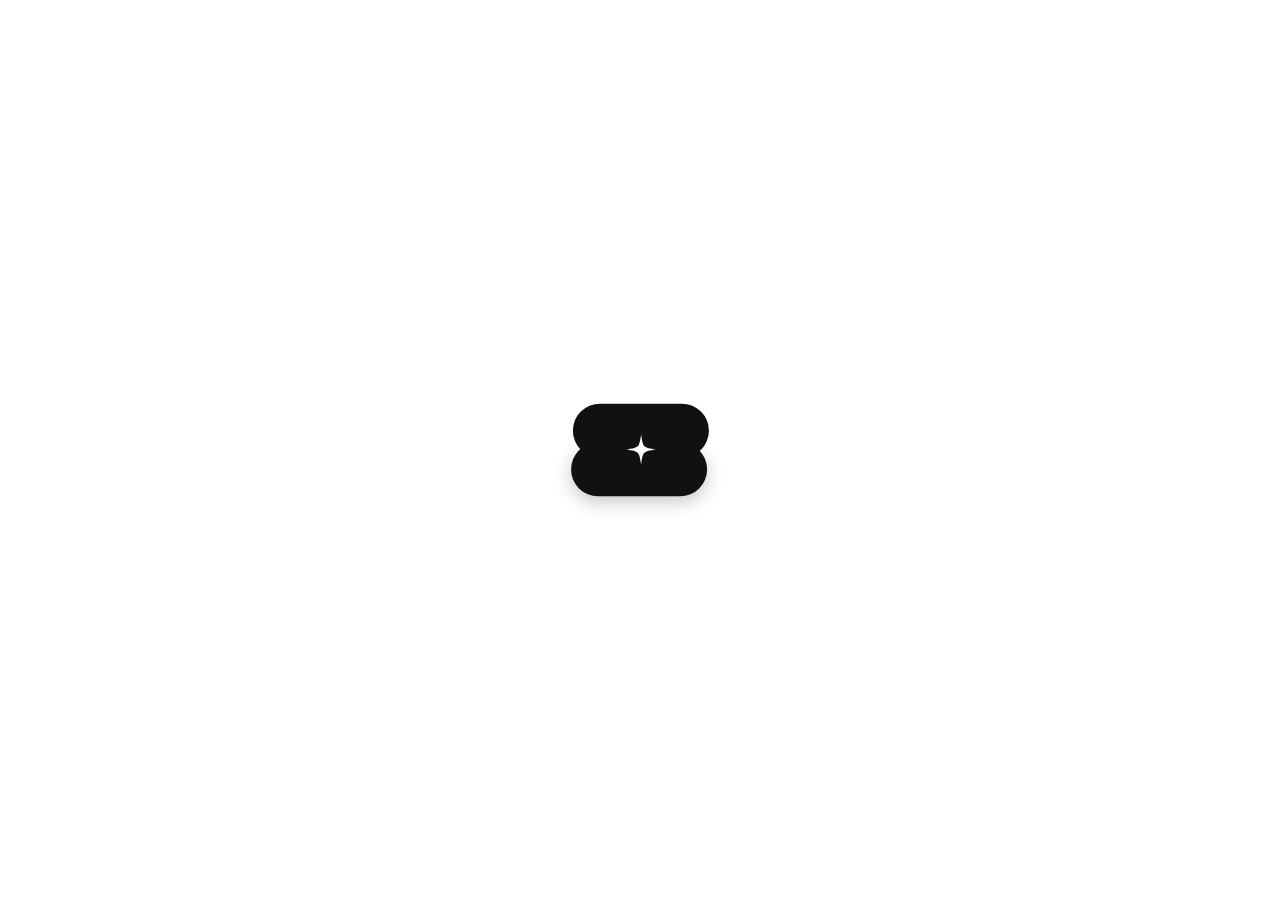
<file: loader.html>
<!DOCTYPE html>
<html lang="en">
<head>
<meta charset="UTF-8">
<meta name="viewport" content="width=device-width, initial-scale=1.0">
<title>Sudar – Loading</title>
<style>
  * { margin: 0; padding: 0; box-sizing: border-box; }
  body {
    background: #ffffff;
    display: flex;
    justify-content: center;
    align-items: center;
    min-height: 100vh;
  }
  canvas { display: block; }
</style>
</head>
<body>
<canvas id="c" width="280" height="180"></canvas>
<script>
const cv = document.getElementById('c');
const cx = cv.getContext('2d');
const W = cv.width, H = cv.height, MX = W/2, MY = H/2;

function easeInOutCubic(t) {
  return t < 0.5 ? 4*t*t*t : 1 - Math.pow(-2*t + 2, 3) / 2;
}
function easeInOutQuint(t) {
  return t < 0.5 ? 16 * t * t * t * t * t : 1 - Math.pow(-2 * t + 2, 5) / 2;
}
function lerp(a, b, t) { return a + (b - a) * t; }
function clamp(t) { return Math.max(0, Math.min(1, t)); }

function pill(pcx, pcy, pw, ph, pr, pa, withShadow) {
  if (pa <= 0.001) return;
  cx.save();
  cx.globalAlpha = pa;
  if (withShadow) {
    cx.shadowColor = 'rgba(0,0,0,0.22)';
    cx.shadowBlur = 18;
    cx.shadowOffsetY = 6;
  }
  cx.translate(pcx, pcy);
  const x = -pw/2, y = -ph/2;
  const r = Math.min(pr, pw/2, ph/2);
  cx.beginPath();
  cx.moveTo(x + r, y);
  cx.lineTo(x + pw - r, y);
  cx.arcTo(x+pw, y,   x+pw, y+r,   r);
  cx.lineTo(x + pw, y + ph - r);
  cx.arcTo(x+pw, y+ph, x+pw-r, y+ph, r);
  cx.lineTo(x + r, y + ph);
  cx.arcTo(x, y+ph, x, y+ph-r, r);
  cx.lineTo(x, y + r);
  cx.arcTo(x, y, x+r, y, r);
  cx.closePath();
  cx.fillStyle = '#111111';
  cx.fill();
  cx.restore();
}

function aiStar(scx, scy, sz, sa) {
  if (sa <= 0.001) return;
  cx.save();
  cx.globalAlpha = sa;
  cx.translate(scx, scy);
  const r = sz, c = r * 0.13;
  cx.beginPath();
  cx.moveTo(0, -r);
  cx.bezierCurveTo( c, -c,  c, -c,  r,  0);
  cx.bezierCurveTo( c,  c,  c,  c,  0,  r);
  cx.bezierCurveTo(-c,  c, -c,  c, -r,  0);
  cx.bezierCurveTo(-c, -c, -c, -c,  0, -r);
  cx.closePath();
  cx.fillStyle = '#ffffff';
  cx.fill();
  cx.restore();
}

function playBtn(pcx, pcy, sz, pa) {
  if (pa <= 0.001) return;
  cx.save();
  cx.globalAlpha = pa;
  cx.translate(pcx, pcy);
  cx.beginPath();
  cx.moveTo(-sz * 0.36, -sz * 0.50);
  cx.lineTo( sz * 0.62,  0);
  cx.lineTo(-sz * 0.36,  sz * 0.50);
  cx.closePath();
  cx.fillStyle = '#ffffff';
  cx.fill();
  cx.restore();
}

const KF = {
  s1: {
    p1:   { x: MX+20,  y: MY-27, w:136, h:54, rx:27, a:1 },
    p2:   { x: MX-20,  y: MY+27, w:136, h:54, rx:27, a:1 },
    star: { sz:15, a:1 },
    play: { sz:22, a:0 }
  },
  s2: {
    p1:   { x: MX,     y: MY-19, w:136, h:54, rx:27, a:1 },
    p2:   { x: MX,     y: MY+19, w:136, h:54, rx:27, a:1 },
    star: { sz:15, a:1 },
    play: { sz:22, a:0 }
  },
  s3: {
    p1:   { x: MX,     y: MY,    w:150, h:80, rx:40, a:1 },
    p2:   { x: MX,     y: MY,    w:150, h:80, rx:40, a:0 },
    star: { sz:15, a:1 },
    play: { sz:22, a:0 }
  },
  s4: {
    p1:   { x: MX,     y: MY,    w:160, h:98, rx:20, a:1 },
    p2:   { x: MX,     y: MY,    w:160, h:98, rx:20, a:0 },
    star: { sz:15, a:0 },
    play: { sz:22, a:1 }
  }
};

function interp(A, B, t, posEase, sizeEase) {
  posEase  = posEase  || easeInOutCubic;
  sizeEase = sizeEase || easeInOutCubic;
  const pe = posEase(clamp(t));
  const se = sizeEase(clamp(t));
  const ae = easeInOutCubic(clamp(t));
  const ip = (a, b, e) => lerp(a, b, e);
  return {
    p1:   { x:  ip(A.p1.x,  B.p1.x,  pe),
            y:  ip(A.p1.y,  B.p1.y,  pe),
            w:  ip(A.p1.w,  B.p1.w,  se),
            h:  ip(A.p1.h,  B.p1.h,  se),
            rx: ip(A.p1.rx, B.p1.rx, se),
            a:  ip(A.p1.a,  B.p1.a,  ae) },
    p2:   { x:  ip(A.p2.x,  B.p2.x,  pe),
            y:  ip(A.p2.y,  B.p2.y,  pe),
            w:  ip(A.p2.w,  B.p2.w,  se),
            h:  ip(A.p2.h,  B.p2.h,  se),
            rx: ip(A.p2.rx, B.p2.rx, se),
            a:  ip(A.p2.a,  B.p2.a,  ae) },
    star: { sz: ip(A.star.sz, B.star.sz, se), a: ip(A.star.a,  B.star.a,  ae) },
    play: { sz: ip(A.play.sz, B.play.sz, se), a: ip(A.play.a,  B.play.a,  ae) }
  };
}

const LOOP = 6400;
const TL = [
  [0,    750,  's1','s1', easeInOutCubic,  easeInOutCubic],
  [750,  1450, 's1','s2', easeInOutQuint,  easeInOutQuint],
  [1450, 1950, 's2','s2', easeInOutCubic,  easeInOutCubic],
  [1950, 2650, 's2','s3', easeInOutQuint,  easeInOutQuint],
  [2650, 3150, 's3','s3', easeInOutCubic,  easeInOutCubic],
  [3150, 3850, 's3','s4', easeInOutQuint,  easeInOutQuint],
  [3850, 4650, 's4','s4', easeInOutCubic,  easeInOutCubic],
  [4650, 5250, 's4','s3', easeInOutQuint,  easeInOutQuint],
  [5250, 5750, 's3','s2', easeInOutQuint,  easeInOutQuint],
  [5750, 6400, 's2','s1', easeInOutQuint,  easeInOutQuint],
];

let t0 = null;

function frame(ts) {
  if (!t0) t0 = ts;
  const ms = (ts - t0) % LOOP;

  let seg = TL[TL.length - 1];
  for (const s of TL) { if (ms >= s[0] && ms < s[1]) { seg = s; break; } }
  const [ss, se, sf, st, pe, sze] = seg;
  const prog = clamp((ms - ss) / (se - ss));
  const state = interp(KF[sf], KF[st], prog, pe, sze);

  const bobX = 1.4 * Math.sin(ts * 0.00175);
  const bobY = 1.2 * Math.cos(ts * 0.00155);

  cx.clearRect(0, 0, W, H);

  pill(state.p2.x, state.p2.y, state.p2.w, state.p2.h, state.p2.rx, state.p2.a, true);
  pill(state.p1.x, state.p1.y, state.p1.w, state.p1.h, state.p1.rx, state.p1.a, false);
  aiStar(MX + bobX, MY + bobY, state.star.sz, state.star.a);
  playBtn(MX, MY, state.play.sz, state.play.a);

  requestAnimationFrame(frame);
}
requestAnimationFrame(frame);
</script>
</body>
</html>
</file>
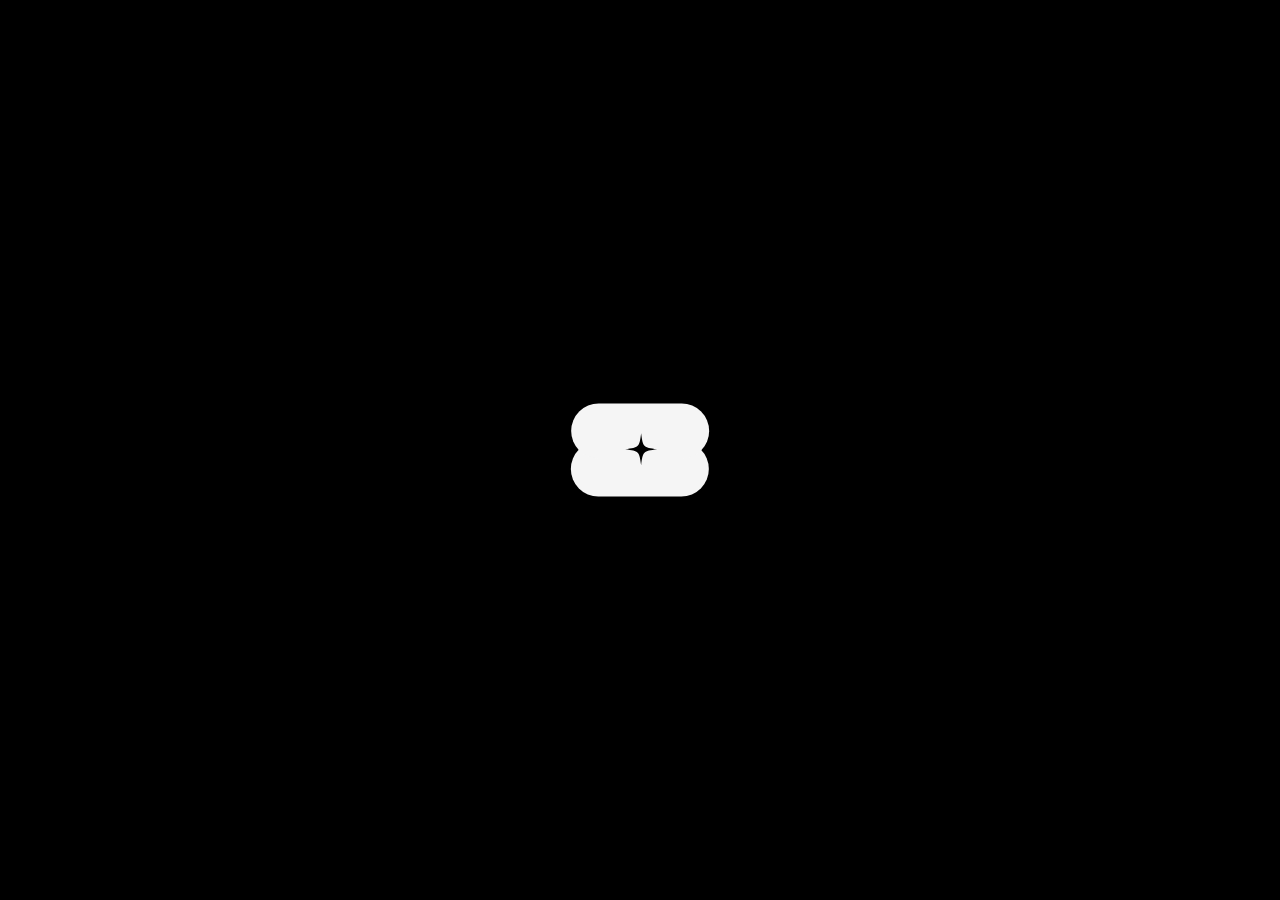
<file: sudar_loading_v3.html>
<!DOCTYPE html>
<html lang="en">
<head>
<meta charset="UTF-8">
<meta name="viewport" content="width=device-width, initial-scale=1.0">
<title>Sudar</title>
<style>
  * { margin: 0; padding: 0; box-sizing: border-box; }
  body {
    background: #000000;
    display: flex;
    justify-content: center;
    align-items: center;
    min-height: 100vh;
  }
  canvas { display: block; }
</style>
</head>
<body>
<canvas id="c" width="300" height="200"></canvas>
<script>
const cv = document.getElementById('c');
const cx = cv.getContext('2d');
const W = cv.width, H = cv.height, MX = W/2, MY = H/2;

// ── Easings ─────────────────────────────────────────────────────────
const easeInOutCubic = t => t<.5 ? 4*t*t*t : 1-Math.pow(-2*t+2,3)/2;
/** Smooth motion-graphics style (no overshoot) */
const easeInOutQuint = t =>
  t < 0.5 ? 16 * t * t * t * t * t : 1 - Math.pow(-2 * t + 2, 5) / 2;
const lerp = (a,b,t) => a+(b-a)*t;
const clamp = t => Math.max(0,Math.min(1,t));

// ── Pill (light) — reads on dark overlay / black bg ───────────────────
// withShadow: bottom pill only; top pill stays crisp (no drop shadow)
function drawPill(px,py,pw,ph,pr,pa,withShadow) {
  if (pa <= 0.004) return;
  cx.save();
  cx.globalAlpha = pa;
  if (withShadow) {
    cx.shadowColor = 'rgba(0,0,0,0.45)';
    cx.shadowBlur  = 28;
    cx.shadowOffsetY = 10;
  }
  cx.translate(px, py);
  const r = Math.min(pr, pw/2, ph/2);
  const x = -pw/2, y = -ph/2;
  cx.beginPath();
  cx.moveTo(x+r, y);
  cx.lineTo(x+pw-r, y);  cx.arcTo(x+pw,y,   x+pw,y+r,   r);
  cx.lineTo(x+pw,y+ph-r);cx.arcTo(x+pw,y+ph,x+pw-r,y+ph,r);
  cx.lineTo(x+r,y+ph);   cx.arcTo(x,y+ph,   x,y+ph-r,   r);
  cx.lineTo(x,y+r);      cx.arcTo(x,y,      x+r,y,      r);
  cx.closePath();
  cx.fillStyle = '#f5f5f5';
  cx.fill();
  cx.restore();
}

// ── AI Sparkle Star (dark) — position-only drift (X/Y), no rotation/scale ─
function drawAIStar(sx,sy,sz,sa) {
  if (sa <= 0.004) return;
  cx.save();
  cx.globalAlpha = sa;
  cx.translate(sx, sy);
  cx.shadowColor = 'rgba(255,255,255,0.2)';
  cx.shadowBlur  = 8;
  const r = sz, c = r * 0.12;
  cx.beginPath();
  cx.moveTo(0,-r);
  cx.bezierCurveTo( c,-c,  c,-c,  r, 0);
  cx.bezierCurveTo( c, c,  c, c,  0, r);
  cx.bezierCurveTo(-c, c, -c, c, -r, 0);
  cx.bezierCurveTo(-c,-c, -c,-c,  0,-r);
  cx.closePath();
  cx.fillStyle = '#000000';
  cx.fill();
  cx.restore();
}

// ── Play Button ──────────────────────────────────────────────────────
function drawPlay(px,py,sz,pa) {
  if (pa <= 0.004) return;
  cx.save();
  cx.globalAlpha = pa;
  cx.translate(px, py);
  cx.beginPath();
  cx.moveTo(-sz*0.36, -sz*0.50);
  cx.lineTo( sz*0.62,  0);
  cx.lineTo(-sz*0.36,  sz*0.50);
  cx.closePath();
  cx.fillStyle = '#000000';
  cx.fill();
  cx.restore();
}

// ── Keyframes ─────────────────────────────────────────────────────────
// S = top pill offset RIGHT, bottom pill offset LEFT
const KF = {
  s1: { p1:{x:MX+22,y:MY-28,w:138,h:55,rx:27.5,a:1},
        p2:{x:MX-22,y:MY+28,w:138,h:55,rx:27.5,a:1},
        star:{sz:16,a:1}, play:{sz:24,a:0} },
  s2: { p1:{x:MX,y:MY-19,w:138,h:55,rx:27.5,a:1},
        p2:{x:MX,y:MY+19,w:138,h:55,rx:27.5,a:1},
        star:{sz:16,a:1}, play:{sz:24,a:0} },
  s3: { p1:{x:MX,y:MY,w:152,h:82,rx:41,a:1},
        p2:{x:MX,y:MY,w:152,h:82,rx:41,a:0},
        star:{sz:16,a:1}, play:{sz:24,a:0} },
  s4: { p1:{x:MX,y:MY,w:162,h:100,rx:20,a:1},
        p2:{x:MX,y:MY,w:162,h:100,rx:20,a:0},
        star:{sz:16,a:0}, play:{sz:24,a:1} }
};

function iKF(A, B, t, posE, szE) {
  posE = posE||easeInOutCubic; szE = szE||easeInOutCubic;
  const pe = posE(clamp(t)), se = szE(clamp(t)), ae = easeInOutCubic(clamp(t));
  const lp=(a,b,e)=>lerp(a,b,e);
  return {
    p1:{x:lp(A.p1.x,B.p1.x,pe),y:lp(A.p1.y,B.p1.y,pe),
        w:lp(A.p1.w,B.p1.w,se),h:lp(A.p1.h,B.p1.h,se),
        rx:lp(A.p1.rx,B.p1.rx,se),a:lp(A.p1.a,B.p1.a,ae)},
    p2:{x:lp(A.p2.x,B.p2.x,pe),y:lp(A.p2.y,B.p2.y,pe),
        w:lp(A.p2.w,B.p2.w,se),h:lp(A.p2.h,B.p2.h,se),
        rx:lp(A.p2.rx,B.p2.rx,se),a:lp(A.p2.a,B.p2.a,ae)},
    star:{sz:lp(A.star.sz,B.star.sz,se),a:lp(A.star.a,B.star.a,ae)},
    play:{sz:lp(A.play.sz,B.play.sz,se),a:lp(A.play.a,B.play.a,ae)}
  };
}

// ── Timeline ──────────────────────────────────────────────────────────
// Seamless loop: S → overlap → merge → “video” → reverse, quint easing
const LOOP = 6400;
const TL = [
  {s:0,    e:750,  f:'s1',t:'s1', pe:easeInOutCubic, se:easeInOutCubic},
  {s:750,  e:1450, f:'s1',t:'s2', pe:easeInOutQuint, se:easeInOutQuint},
  {s:1450, e:1950, f:'s2',t:'s2', pe:easeInOutCubic, se:easeInOutCubic},
  {s:1950, e:2650, f:'s2',t:'s3', pe:easeInOutQuint, se:easeInOutQuint},
  {s:2650, e:3150, f:'s3',t:'s3', pe:easeInOutCubic, se:easeInOutCubic},
  {s:3150, e:3850, f:'s3',t:'s4', pe:easeInOutQuint, se:easeInOutQuint},
  {s:3850, e:4650, f:'s4',t:'s4', pe:easeInOutCubic, se:easeInOutCubic},
  {s:4650, e:5250, f:'s4',t:'s3', pe:easeInOutQuint, se:easeInOutQuint},
  {s:5250, e:5750, f:'s3',t:'s2', pe:easeInOutQuint, se:easeInOutQuint},
  {s:5750, e:6400, f:'s2',t:'s1', pe:easeInOutQuint, se:easeInOutQuint},
];

// ── Render loop ───────────────────────────────────────────────────────
let t0 = null;

function frame(ts) {
  if (!t0) t0 = ts;
  const ms = (ts - t0) % LOOP;

  // find segment
  let seg = TL[TL.length-1];
  for (const s of TL) { if (ms >= s.s && ms < s.e) { seg = s; break; } }
  const prog = clamp((ms - seg.s) / (seg.e - seg.s));
  const st = iKF(KF[seg.f], KF[seg.t], prog, seg.pe, seg.se);

  // Subtle X/Y drift only (motion-graphics idle, no rotation/scale)
  const bobX = 1.6 * Math.sin(ts * 0.00175);
  const bobY = 1.4 * Math.cos(ts * 0.00155);

  // ── Draw ──────────────────────────────────────────────────────────
  cx.clearRect(0, 0, W, H);

  drawPill(st.p2.x, st.p2.y, st.p2.w, st.p2.h, st.p2.rx, st.p2.a, true);
  drawPill(st.p1.x, st.p1.y, st.p1.w, st.p1.h, st.p1.rx, st.p1.a, false);
  drawAIStar(MX + bobX, MY + bobY, st.star.sz, st.star.a);
  drawPlay(MX, MY, st.play.sz, st.play.a);
  requestAnimationFrame(frame);
}
requestAnimationFrame(frame);
</script>
</body>
</html>
</file>
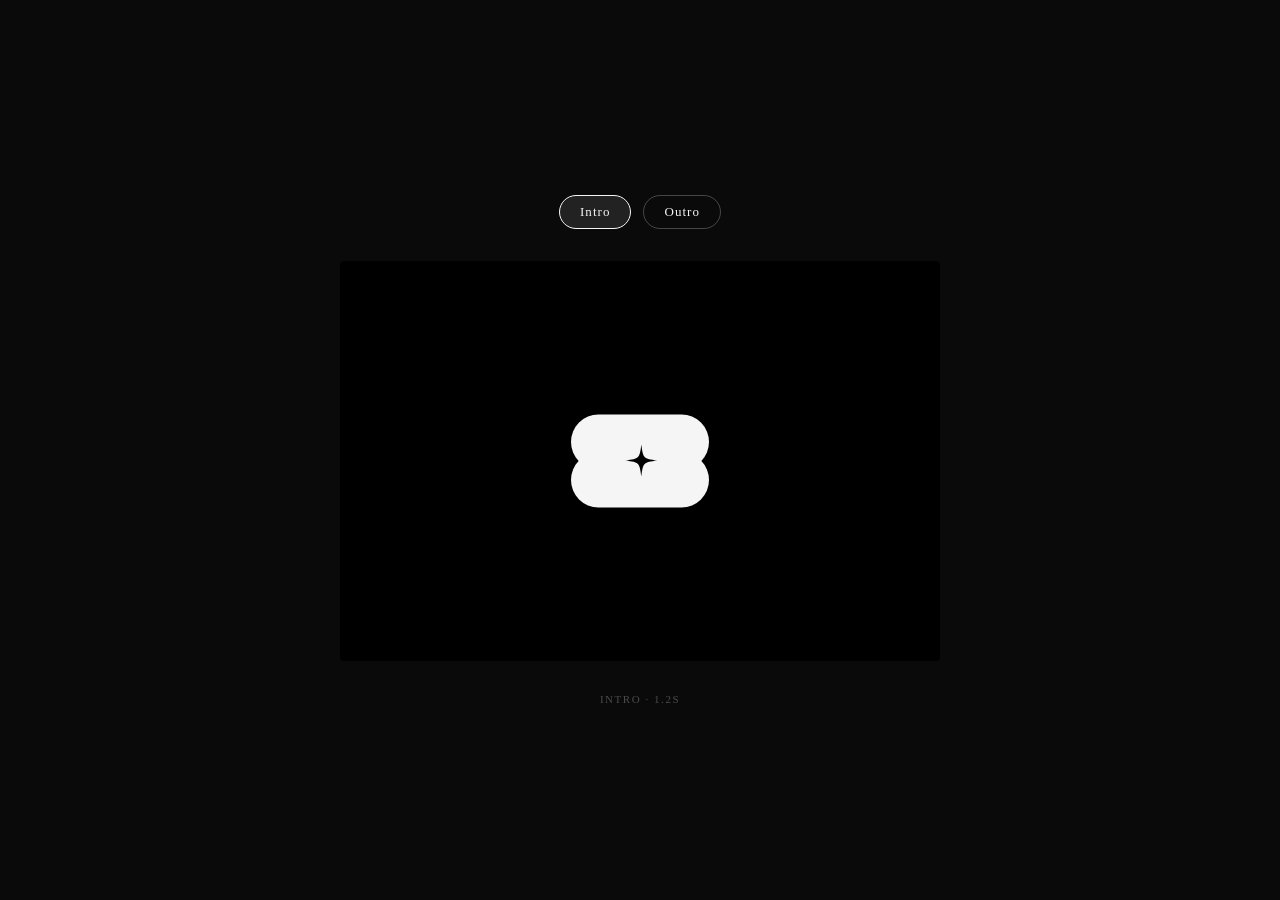
<file: sudarvid-intro-outro.html>
<!DOCTYPE html>
<html lang="en">
<head>
<meta charset="UTF-8">
<meta name="viewport" content="width=device-width, initial-scale=1.0">
<title>Sudar — Intro / Outro</title>
<style>
  * { margin: 0; padding: 0; box-sizing: border-box; }

  body {
    background: #0a0a0a;
    display: flex;
    flex-direction: column;
    align-items: center;
    justify-content: center;
    min-height: 100vh;
    font-family: 'Georgia', serif;
    gap: 32px;
  }

  .controls {
    display: flex;
    gap: 12px;
    z-index: 10;
  }

  button {
    background: transparent;
    border: 1px solid rgba(245,245,245,0.25);
    color: #f5f5f5;
    padding: 8px 20px;
    border-radius: 20px;
    font-size: 13px;
    letter-spacing: 0.08em;
    cursor: pointer;
    transition: border-color 0.2s, background 0.2s;
    font-family: 'Georgia', serif;
  }
  button:hover { border-color: rgba(245,245,245,0.6); background: rgba(245,245,245,0.06); }
  button.active { border-color: #f5f5f5; background: rgba(245,245,245,0.1); }

  .scene-wrap {
    position: relative;
    width: 600px;
    height: 400px;
    background: #000;
    border-radius: 4px;
    overflow: hidden;
  }

  canvas {
    display: block;
    position: absolute;
    top: 50%;
    left: 50%;
    transform: translate(-50%, -50%);
  }

  /* Wordmark overlay — rendered in HTML over canvas for crisp text */
  #wordmark {
    position: absolute;
    bottom: 88px;
    left: 0; right: 0;
    text-align: center;
    pointer-events: none;
  }

  #wordmark .name {
    font-family: 'Georgia', 'Times New Roman', serif;
    font-size: 15px;
    font-weight: 400;
    letter-spacing: 0.38em;
    color: #f5f5f5;
    text-transform: uppercase;
    opacity: 0;
  }

  #wordmark .sub {
    font-family: 'Georgia', 'Times New Roman', serif;
    font-size: 9.5px;
    font-weight: 400;
    letter-spacing: 0.55em;
    color: rgba(245,245,245,0.42);
    text-transform: uppercase;
    margin-top: 5px;
    opacity: 0;
  }

  .label {
    font-family: 'Georgia', serif;
    font-size: 11px;
    letter-spacing: 0.14em;
    color: rgba(245,245,245,0.28);
    text-transform: uppercase;
    text-align: center;
  }

  body.capture {
    gap: 0;
    overflow: hidden;
  }

  body.capture .controls,
  body.capture .label {
    display: none;
  }
</style>
</head>
<body>

<div class="controls">
  <button id="btn-intro" class="active" onclick="play('intro')">Intro</button>
  <button id="btn-outro" onclick="play('outro')">Outro</button>
</div>

<div class="scene-wrap">
  <canvas id="c" width="600" height="400"></canvas>
  <div id="wordmark">
    <div class="name" id="wm-name">Sudar</div>
    <div class="sub" id="wm-sub">AI Learning Ecosystem</div>
  </div>
</div>

<div class="label" id="scene-label">intro &nbsp;·&nbsp; 0.0s</div>

<script>
const cv = document.getElementById('c');
const cx = cv.getContext('2d');
const W = cv.width, H = cv.height, MX = W/2, MY = H/2;

// ── Easings ──────────────────────────────────────────────────────────
const easeInOutCubic = t => t<.5 ? 4*t*t*t : 1-Math.pow(-2*t+2,3)/2;
const easeInOutQuint = t => t<0.5 ? 16*t**5 : 1-Math.pow(-2*t+2,5)/2;
const easeOutQuint   = t => 1 - Math.pow(1-t, 5);
const easeInQuint    = t => t * t * t * t * t;
const lerp = (a,b,t) => a+(b-a)*t;
const clamp = (t,lo=0,hi=1) => Math.max(lo, Math.min(hi, t));
const remap = (v,a,b) => clamp((v-a)/(b-a));

// ── Draw helpers (same as original) ─────────────────────────────────
function drawPill(px,py,pw,ph,pr,pa,withShadow) {
  if (pa <= 0.004) return;
  cx.save();
  cx.globalAlpha = pa;
  if (withShadow) {
    cx.shadowColor = 'rgba(0,0,0,0.5)';
    cx.shadowBlur  = 28;
    cx.shadowOffsetY = 10;
  }
  cx.translate(px, py);
  const r = Math.min(pr, pw/2, ph/2);
  const x = -pw/2, y = -ph/2;
  cx.beginPath();
  cx.moveTo(x+r, y);
  cx.lineTo(x+pw-r, y);  cx.arcTo(x+pw,y,   x+pw,y+r,   r);
  cx.lineTo(x+pw,y+ph-r);cx.arcTo(x+pw,y+ph,x+pw-r,y+ph,r);
  cx.lineTo(x+r,y+ph);   cx.arcTo(x,y+ph,   x,y+ph-r,   r);
  cx.lineTo(x,y+r);      cx.arcTo(x,y,      x+r,y,      r);
  cx.closePath();
  cx.fillStyle = '#f5f5f5';
  cx.fill();
  cx.restore();
}

function drawAIStar(sx,sy,sz,sa) {
  if (sa <= 0.004) return;
  cx.save();
  cx.globalAlpha = sa;
  cx.translate(sx, sy);
  const r = sz, c = r*0.12;
  cx.beginPath();
  cx.moveTo(0,-r);
  cx.bezierCurveTo( c,-c,  c,-c,  r, 0);
  cx.bezierCurveTo( c, c,  c, c,  0, r);
  cx.bezierCurveTo(-c, c, -c, c, -r, 0);
  cx.bezierCurveTo(-c,-c, -c,-c,  0,-r);
  cx.closePath();
  cx.fillStyle = '#000000';
  cx.fill();
  cx.restore();
}

function drawPlay(px,py,sz,pa) {
  if (pa <= 0.004) return;
  cx.save();
  cx.globalAlpha = pa;
  cx.translate(px, py);
  cx.beginPath();
  cx.moveTo(-sz*0.36, -sz*0.50);
  cx.lineTo( sz*0.62,  0);
  cx.lineTo(-sz*0.36,  sz*0.50);
  cx.closePath();
  cx.fillStyle = '#000000';
  cx.fill();
  cx.restore();
}

// ── Keyframe states ──────────────────────────────────────────────────
const KF = {
  // Nothing — used for fade-from-black entry
  s0: { p1:{x:MX+22,y:MY-28,w:138,h:55,rx:27.5,a:0},
        p2:{x:MX-22,y:MY+28,w:138,h:55,rx:27.5,a:0},
        star:{sz:16,a:0}, play:{sz:24,a:0} },
  // Split — two offset pills
  s1: { p1:{x:MX+22,y:MY-28,w:138,h:55,rx:27.5,a:1},
        p2:{x:MX-22,y:MY+28,w:138,h:55,rx:27.5,a:1},
        star:{sz:16,a:1}, play:{sz:24,a:0} },
  // Overlap
  s2: { p1:{x:MX,y:MY-19,w:138,h:55,rx:27.5,a:1},
        p2:{x:MX,y:MY+19,w:138,h:55,rx:27.5,a:1},
        star:{sz:16,a:1}, play:{sz:24,a:0} },
  // Merged round
  s3: { p1:{x:MX,y:MY,w:152,h:82,rx:41,a:1},
        p2:{x:MX,y:MY,w:152,h:82,rx:41,a:0},
        star:{sz:16,a:1}, play:{sz:24,a:0} },
  // Video / play state
  s4: { p1:{x:MX,y:MY,w:162,h:100,rx:20,a:1},
        p2:{x:MX,y:MY,w:162,h:100,rx:20,a:0},
        star:{sz:16,a:0}, play:{sz:24,a:1} }
};

function iKF(A, B, t, posE, szE) {
  posE = posE||easeInOutCubic; szE = szE||easeInOutCubic;
  const pe = posE(clamp(t)), se = szE(clamp(t)), ae = easeInOutCubic(clamp(t));
  return {
    p1:{x:lerp(A.p1.x,B.p1.x,pe), y:lerp(A.p1.y,B.p1.y,pe),
        w:lerp(A.p1.w,B.p1.w,se), h:lerp(A.p1.h,B.p1.h,se),
        rx:lerp(A.p1.rx,B.p1.rx,se), a:lerp(A.p1.a,B.p1.a,ae)},
    p2:{x:lerp(A.p2.x,B.p2.x,pe), y:lerp(A.p2.y,B.p2.y,pe),
        w:lerp(A.p2.w,B.p2.w,se), h:lerp(A.p2.h,B.p2.h,se),
        rx:lerp(A.p2.rx,B.p2.rx,se), a:lerp(A.p2.a,B.p2.a,ae)},
    star:{sz:lerp(A.star.sz,B.star.sz,se), a:lerp(A.star.a,B.star.a,ae)},
    play:{sz:lerp(A.play.sz,B.play.sz,se), a:lerp(A.play.a,B.play.a,ae)}
  };
}

// ── Pulse beat helper ────────────────────────────────────────────────
// Returns a quick scale pop value (1.0 → 1.06 → 1.0) around a beat time
function beatScale(ms, beatTime, dur=220) {
  const d = Math.abs(ms - beatTime);
  if (d > dur) return 1;
  const t = d / dur;
  return 1 + 0.055 * Math.sin(t * Math.PI) * (1 - t);
}

// ── Wordmark fade helpers ────────────────────────────────────────────
function setWordmark(nameAlpha, subAlpha) {
  document.getElementById('wm-name').style.opacity = nameAlpha;
  document.getElementById('wm-sub').style.opacity  = subAlpha;
}

// ── INTRO timeline (ms) ──────────────────────────────────────────────
// 0       — black
// 0–400   — fade in s0 → s1 (pills emerge from nothing)
// 400–600 — hold s1
// 600–1200— s1 → s2 (overlap)
// 1200–1500—hold s2
// 1500–2100—s2 → s3 (merge)
// 2100–2400—hold s3
// 2400–3000—s3 → s4 (video state)
// 3000–4800—HOLD s4 with pulse beat at 3400 & 3900; wordmark fades in 3100–3600
// Total: ~4800ms

const INTRO_DUR = 4800;
const OUTRO_DUR = 4600;

const params = new URLSearchParams(window.location.search);
const queryMode = (params.get('mode') || params.get('scene') || '').toLowerCase();
const initialMode = queryMode === 'outro' ? 'outro' : 'intro';
const captureMode = (
  params.get('capture') === '1' ||
  params.get('export') === '1' ||
  window.IS_CAPTURE === true
);

if (captureMode) {
  document.body.classList.add('capture');
}

function getIntroState(ms) {
  let st, scale = 1, wmName = 0, wmSub = 0, logoOpacity = 1;

  // Full-logo fade in for rendering pipeline.
  logoOpacity = clamp(remap(ms, 0, 700));

  if (ms < 400) {
    // Emerge from black
    st = iKF(KF.s0, KF.s1, remap(ms, 0, 400), easeOutQuint, easeOutQuint);
  } else if (ms < 600) {
    st = KF.s1;
  } else if (ms < 1200) {
    st = iKF(KF.s1, KF.s2, remap(ms, 600, 1200), easeInOutQuint, easeInOutQuint);
  } else if (ms < 1500) {
    st = KF.s2;
  } else if (ms < 2100) {
    st = iKF(KF.s2, KF.s3, remap(ms, 1500, 2100), easeInOutQuint, easeInOutQuint);
  } else if (ms < 2400) {
    st = KF.s3;
  } else if (ms < 3000) {
    st = iKF(KF.s3, KF.s4, remap(ms, 2400, 3000), easeInOutQuint, easeInOutQuint);
  } else {
    // Held s4 with beats
    st = JSON.parse(JSON.stringify(KF.s4));
    // Beat 1: 3400ms — logo pulse
    // Beat 2: 3900ms — secondary pulse
    const b1 = beatScale(ms, 3400, 200);
    const b2 = beatScale(ms, 3900, 200);
    scale = Math.max(b1, b2);
    // Wordmark: name fades 3100→3600, sub fades 3300→3800
    wmName = clamp(remap(ms, 3100, 3500));
    wmSub  = clamp(remap(ms, 3350, 3850));
  }

  return { st, scale, wmName, wmSub, logoOpacity };
}

function getOutroState(ms) {
  // 0        — black → s4 (emerge)
  // 0–300    — emerge: s0play → s4 (quick fade in)
  // 300–1800 — hold s4 with wordmark visible, then wm fades out 800→1500
  // beat at 400ms
  // 1800–2400—s4 → s3
  // 2400–2700—hold s3
  // 2700–3300—s3 → s2
  // 3300–3600—hold s2
  // 3600–4200—s2 → s1
  // 4200–4600—s1 fade out → s0 (dissolve to black)

  let st, scale = 1, wmName = 0, wmSub = 0, logoOpacity = 1;

  if (ms < 300) {
    const s0play = JSON.parse(JSON.stringify(KF.s0));
    st = iKF(s0play, KF.s4, remap(ms, 0, 300), easeOutQuint, easeOutQuint);
    wmName = 0; wmSub = 0;
  } else if (ms < 1800) {
    st = JSON.parse(JSON.stringify(KF.s4));
    // beat at 400ms
    scale = beatScale(ms, 400, 200);
    // wordmark: in at 0→300 (already done), hold, out 900→1500
    wmName = clamp(1 - remap(ms, 900, 1400));
    wmSub  = clamp(1 - remap(ms, 700, 1200));
    // initial fade in wordmark
    const inName = clamp(remap(ms, 300, 650));
    const inSub  = clamp(remap(ms, 450, 800));
    if (ms < 900) { wmName = inName; wmSub = inSub; }
    else { wmName = clamp(1 - remap(ms, 900, 1400)); wmSub = clamp(1 - remap(ms, 700, 1200)); }
  } else if (ms < 2400) {
    st = iKF(KF.s4, KF.s3, remap(ms, 1800, 2400), easeInOutQuint, easeInOutQuint);
  } else if (ms < 2700) {
    st = KF.s3;
  } else if (ms < 3300) {
    st = iKF(KF.s3, KF.s2, remap(ms, 2700, 3300), easeInOutQuint, easeInOutQuint);
  } else if (ms < 3600) {
    st = KF.s2;
  } else if (ms < 4200) {
    st = iKF(KF.s2, KF.s1, remap(ms, 3600, 4200), easeInOutQuint, easeInOutQuint);
  } else {
    // dissolve to nothing
    const t = remap(ms, 4200, 4600);
    const fade = 1 - easeInQuint(t);
    st = JSON.parse(JSON.stringify(KF.s1));
    st.p1.a *= fade;
    st.p2.a *= fade;
    st.star.a *= fade;
  }

  // Explicit full-logo fade out at tail.
  logoOpacity = 1 - clamp(remap(ms, 4000, OUTRO_DUR));
  return { st, scale, wmName, wmSub, logoOpacity };
}

// ── Render ───────────────────────────────────────────────────────────
let mode = 'intro'; // 'intro' | 'outro'
let t0 = null;
let raf = null;

function drawAtTime(ms, ts = performance.now()) {
  const dur = mode === 'intro' ? INTRO_DUR : OUTRO_DUR;
  const tMs = Math.min(Math.max(ms, 0), dur);

  const { st, scale, wmName, wmSub, logoOpacity } =
    mode === 'intro' ? getIntroState(tMs) : getOutroState(tMs);

  // Wordmark
  setWordmark(wmName * logoOpacity, wmSub * logoOpacity);

  // Update label
  document.getElementById('scene-label').textContent =
    `${mode}  ·  ${(tMs/1000).toFixed(1)}s`;

  // Gentle idle bob (disabled during pulse so beat is crisp)
  const bobX = 1.6 * Math.sin(ts * 0.00175);
  const bobY = 1.4 * Math.cos(ts * 0.00155);

  // Draw
  cx.clearRect(0, 0, W, H);

  // Full logo group opacity for clean intro/outro fades.
  cx.save();
  cx.globalAlpha = logoOpacity;

  // Apply scale for beat pulse (scale from center)
  if (scale !== 1) {
    cx.save();
    cx.translate(MX, MY);
    cx.scale(scale, scale);
    cx.translate(-MX, -MY);
  }

  drawPill(st.p2.x, st.p2.y, st.p2.w, st.p2.h, st.p2.rx, st.p2.a, true);
  drawPill(st.p1.x, st.p1.y, st.p1.w, st.p1.h, st.p1.rx, st.p1.a, false);
  drawAIStar(MX + bobX, MY + bobY, st.star.sz, st.star.a);
  drawPlay(MX, MY, st.play.sz, st.play.a);

  if (scale !== 1) cx.restore();
  cx.restore();
}

function frame(ts) {
  if (!t0) t0 = ts;
  const dur = mode === 'intro' ? INTRO_DUR : OUTRO_DUR;
  const ms  = Math.min(ts - t0, dur);

  drawAtTime(ms, ts);

  if (ms < dur) {
    raf = requestAnimationFrame(frame);
  } else {
    // Snap to final state cleanly
    if (mode === 'outro') {
      cx.clearRect(0, 0, W, H); // pure black at end
      setWordmark(0, 0);
    }
    document.getElementById('scene-label').textContent = `${mode}  ·  done`;
  }
}

function play(m) {
  if (raf) cancelAnimationFrame(raf);
  t0 = null;
  mode = m;
  setWordmark(0, 0);
  cx.clearRect(0, 0, W, H);
  document.getElementById('btn-intro').classList.toggle('active', m === 'intro');
  document.getElementById('btn-outro').classList.toggle('active', m === 'outro');
  raf = requestAnimationFrame(frame);
}

window.SudarIntroOutro = {
  play,
  setMode(nextMode) {
    const m = nextMode === 'outro' ? 'outro' : 'intro';
    mode = m;
    t0 = null;
    if (raf) cancelAnimationFrame(raf);
    setWordmark(0, 0);
    drawAtTime(0);
  },
  setTime(seconds) {
    const dur = mode === 'intro' ? INTRO_DUR : OUTRO_DUR;
    const ms = Math.min(Math.max((seconds || 0) * 1000, 0), dur);
    drawAtTime(ms);
  },
  durationSeconds(nextMode) {
    const m = nextMode === 'outro' ? 'outro' : mode;
    return (m === 'outro' ? OUTRO_DUR : INTRO_DUR) / 1000;
  }
};

// Autoplay initial mode on load (query-selectable).
play(initialMode);
</script>
</body>
</html>
</file>
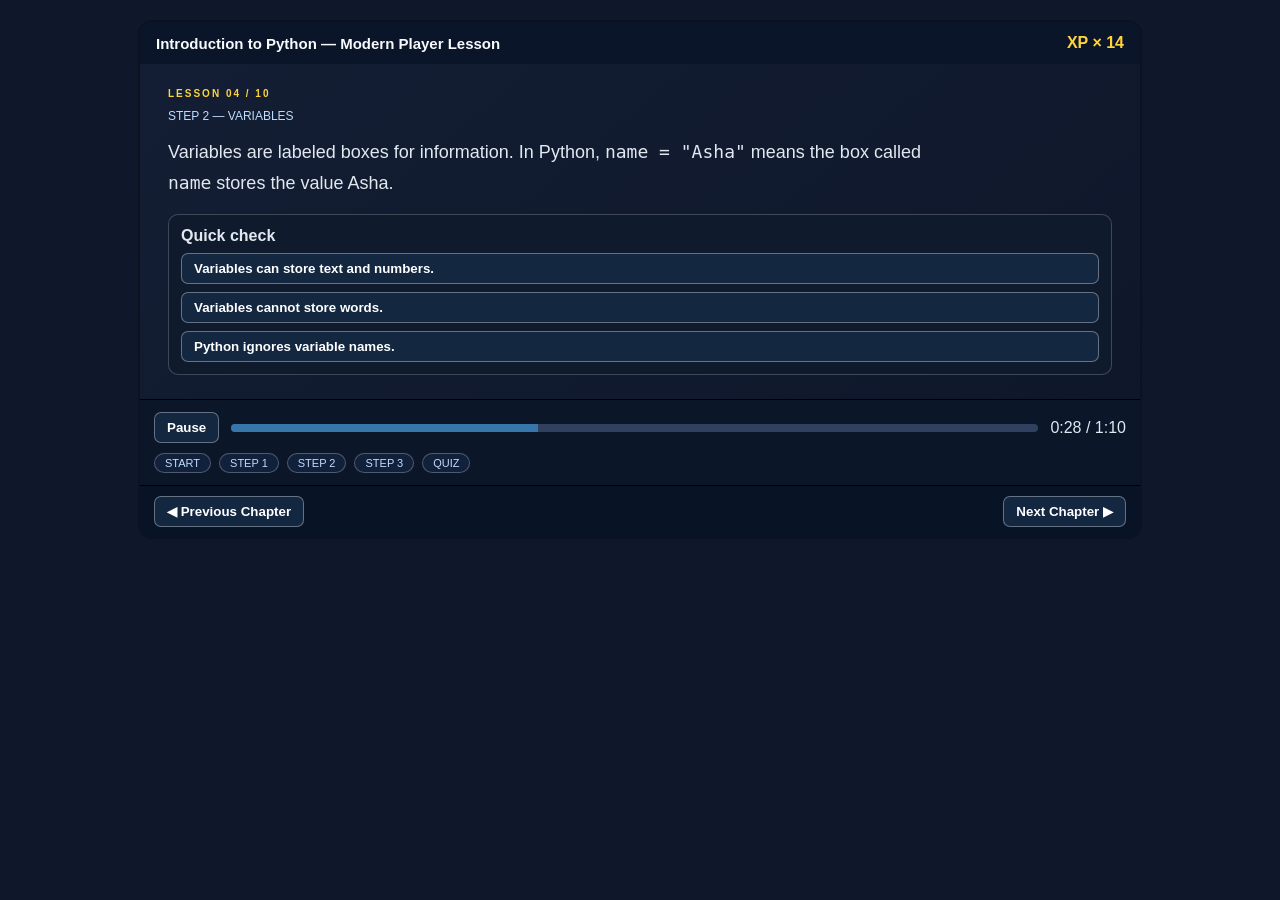
<file: samples/python_intro_sprite_lesson.html>
<!doctype html>
<html>
<head>
<meta charset="utf-8"/>
<meta name="viewport" content="width=device-width, initial-scale=1"/>
<title>Python Lesson Modern Player</title>
<style>
body{margin:0;background:#0f172a;color:#e2e8f0;font-family:Inter,Segoe UI,Roboto,Arial,sans-serif;padding:20px}
.root{width:min(1000px,96vw);margin:0 auto;border:2px solid #0b1220;border-radius:14px;overflow:hidden;background:#111f38}
.top{display:flex;justify-content:space-between;align-items:center;padding:12px 16px;background:#0b1529;color:#f8fafc}
.title{font-size:15px;font-weight:700}
.score{color:#ffd43b;font-weight:700}
.screen{padding:24px 28px;min-height:250px;background:linear-gradient(140deg,#131e34,#0f172a)}
.tag{text-transform:uppercase;letter-spacing:2px;font-size:10px;color:#ffd43b;font-weight:700}
.meta{margin:10px 0 14px;font-size:12px;color:#bfdbfe}
.txt{font-size:clamp(15px,1.45vw,18px);line-height:1.7;max-width:760px}
.quiz{margin-top:16px;padding:12px;border:1px solid rgba(255,255,255,.2);border-radius:10px;background:#0f1a2d}
.quiz button{display:block;width:100%;margin-top:8px;text-align:left}
.player{padding:12px 14px;background:#0c1629;border-top:1px solid #000}
.playerTop{display:flex;gap:12px;align-items:center}
.timeline{height:8px;background:#30415f;border-radius:999px;flex:1;overflow:hidden}
.timeline>div{height:100%;width:38%;background:#3776ab}
.chap{display:flex;gap:8px;flex-wrap:wrap;margin-top:10px}
.pill{font-size:11px;padding:3px 10px;border-radius:999px;border:1px solid rgba(255,255,255,.25);background:#12213b;color:#bfdbfe}
.controls{display:flex;justify-content:space-between;padding:10px 14px;background:#081325;border-top:1px solid #000}
button{border:1px solid rgba(255,255,255,.35);background:#132741;color:#fff;padding:7px 12px;border-radius:7px;font-weight:600;cursor:pointer}
</style>
</head>
<body>
<div class="root">
  <div class="top">
    <div class="title">Introduction to Python — Modern Player Lesson</div>
    <div class="score">XP × 14</div>
  </div>
  <div class="screen">
    <div class="tag">Lesson 04 / 10</div>
    <div class="meta">STEP 2 — VARIABLES</div>
    <div class="txt">Variables are labeled boxes for information. In Python, <code>name = "Asha"</code> means the box called <code>name</code> stores the value Asha.</div>
    <div class="quiz">
      <strong>Quick check</strong>
      <button>Variables can store text and numbers.</button>
      <button>Variables cannot store words.</button>
      <button>Python ignores variable names.</button>
    </div>
  </div>
  <div class="player">
    <div class="playerTop">
      <button>Pause</button>
      <div class="timeline"><div></div></div>
      <div>0:28 / 1:10</div>
    </div>
    <div class="chap">
      <span class="pill">START</span><span class="pill">STEP 1</span><span class="pill">STEP 2</span><span class="pill">STEP 3</span><span class="pill">QUIZ</span>
    </div>
  </div>
  <div class="controls">
    <button>◀ Previous Chapter</button>
    <button>Next Chapter ▶</button>
  </div>
</div>
</body>
</html>
</file>
